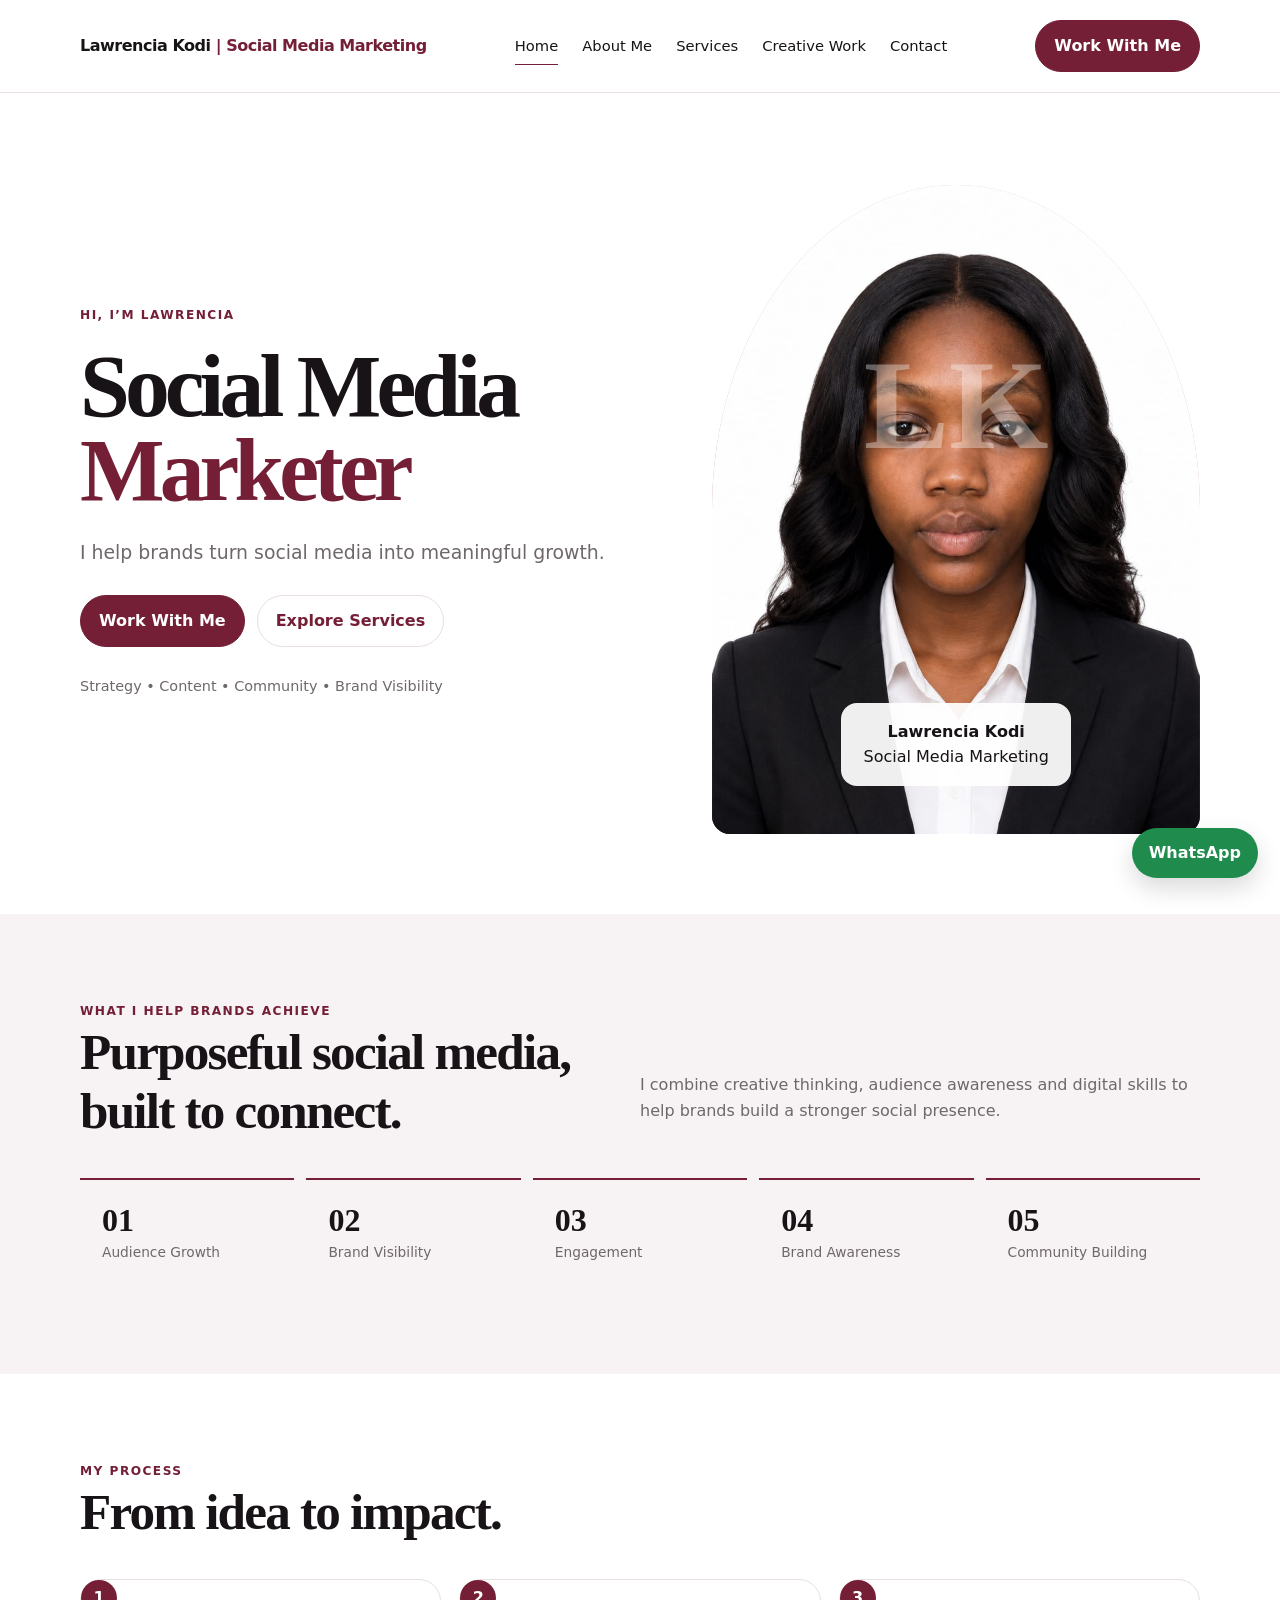
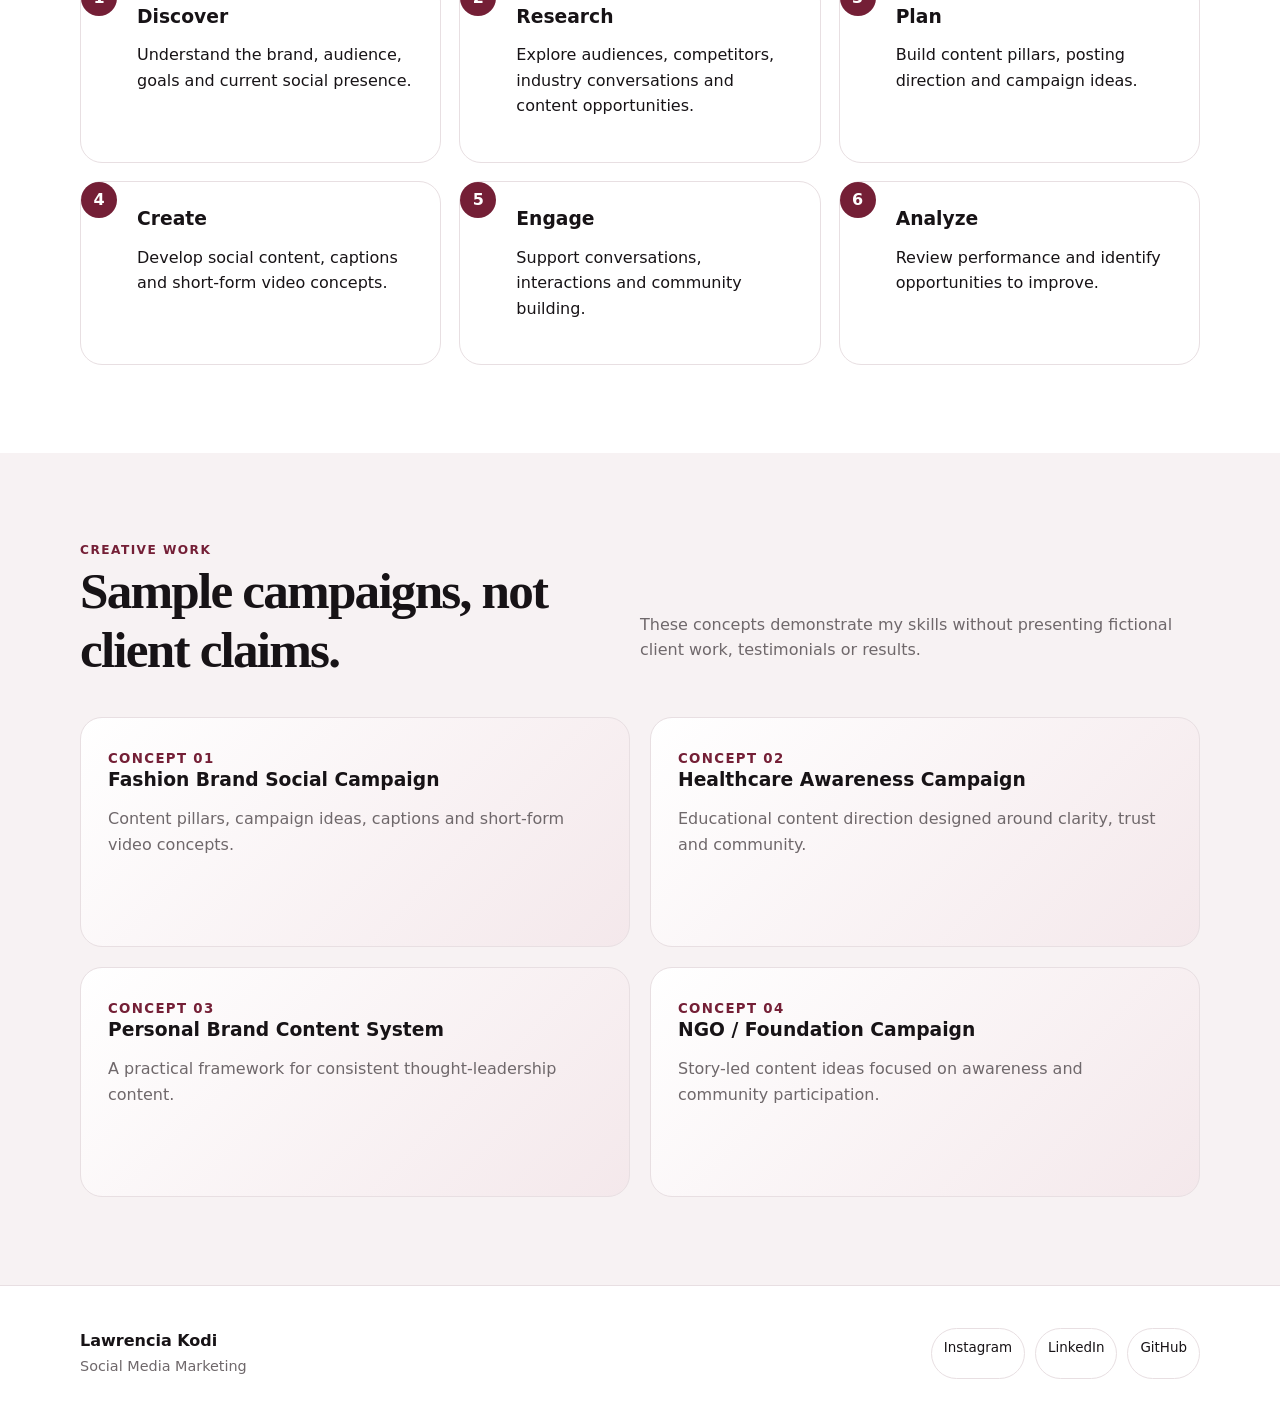
<file: index.html>
<!doctype html><html lang="en"><head><meta charset="utf-8"><meta name="viewport" content="width=device-width,initial-scale=1"><title>Lawrencia Kodi | Social Media Marketing</title><meta name="description" content="Lawrencia Kodi — Social Media Marketer helping brands turn social media into meaningful growth."><link rel="stylesheet" href="src/style.css"></head><body>
<link rel="stylesheet" href="src/style.css">
<link rel="javascript" href="src/script.js">
<header class="topbar"><div class="container nav"><a class="brand" href="index.html">Lawrencia Kodi <span>| Social Media Marketing</span></a><button class="menu">☰</button><nav class="navlinks"><a class="active" href="index.html">Home</a><a href="about.html">About Me</a><a href="services.html">Services</a><a href="creative-work.html">Creative Work</a><a href="contact.html">Contact</a></nav><a class="navcta" href="contact.html">Work With Me</a></div></header>
<main><section class="hero"><div class="container hero-grid"><div><div class="kicker">Hi, I’m Lawrencia</div><h1>Social Media <span>Marketer</span></h1><p class="lead">I help brands turn social media into meaningful growth.</p><div class="actions"><a class="btn" href="contact.html">Work With Me</a><a class="btn alt" href="services.html">Explore Services</a></div><p class="hero-note">Strategy • Content • Community • Brand Visibility</p></div><div class="portrait"><img src="src/images/profile.jpeg" alt="Lawrencia Kodi - Social Media Marketer"><div class="portrait-copy"><strong>Lawrencia Kodi</strong><br>Social Media Marketing</div></div></div></section>
<section class="section soft"><div class="container"><div class="section-head"><div><div class="kicker">What I help brands achieve</div><h2>Purposeful social media, built to connect.</h2></div><p>I combine creative thinking, audience awareness and digital skills to help brands build a stronger social presence.</p></div><div class="stats"><div class="stat"><strong>01</strong><span>Audience Growth</span></div><div class="stat"><strong>02</strong><span>Brand Visibility</span></div><div class="stat"><strong>03</strong><span>Engagement</span></div><div class="stat"><strong>04</strong><span>Brand Awareness</span></div><div class="stat"><strong>05</strong><span>Community Building</span></div></div></div></section>
<section class="section"><div class="container"><div class="section-head"><div><div class="kicker">My process</div><h2>From idea to impact.</h2></div></div><div class="grid-3 process"><div class="card step"><h3>Discover</h3><p>Understand the brand, audience, goals and current social presence.</p></div><div class="card step"><h3>Research</h3><p>Explore audiences, competitors, industry conversations and content opportunities.</p></div><div class="card step"><h3>Plan</h3><p>Build content pillars, posting direction and campaign ideas.</p></div><div class="card step"><h3>Create</h3><p>Develop social content, captions and short-form video concepts.</p></div><div class="card step"><h3>Engage</h3><p>Support conversations, interactions and community building.</p></div><div class="card step"><h3>Analyze</h3><p>Review performance and identify opportunities to improve.</p></div></div></div></section>
<section class="section soft"><div class="container"><div class="section-head"><div><div class="kicker">Creative Work</div><h2>Sample campaigns, not client claims.</h2></div><p>These concepts demonstrate my skills without presenting fictional client work, testimonials or results.</p></div><div class="grid-2"><a class="card work-card" href="creative-work.html"><small>Concept 01</small><h3>Fashion Brand Social Campaign</h3><p>Content pillars, campaign ideas, captions and short-form video concepts.</p></a><a class="card work-card" href="creative-work.html"><small>Concept 02</small><h3>Healthcare Awareness Campaign</h3><p>Educational content direction designed around clarity, trust and community.</p></a><a class="card work-card" href="creative-work.html"><small>Concept 03</small><h3>Personal Brand Content System</h3><p>A practical framework for consistent thought-leadership content.</p></a><a class="card work-card" href="creative-work.html"><small>Concept 04</small><h3>NGO / Foundation Campaign</h3><p>Story-led content ideas focused on awareness and community participation.</p></a></div></div></section></main>
<a class="whatsapp" href="https://wa.me/233203480315" target="_blank">WhatsApp</a><footer><div class="container footer-grid"><div><strong>Lawrencia Kodi</strong><br><span class="hero-note">Social Media Marketing</span></div><div class="socials"><a href="https://www.instagram.com/lawrae_/" target="_blank">Instagram</a><a href="https://www.linkedin.com/in/lawrencia-kodi/" target="_blank">LinkedIn</a><a href="https://github.com/lawrencia-coder" target="_blank">GitHub</a></div></div></footer><script src="src/script.js"></script></body></html>
</file>
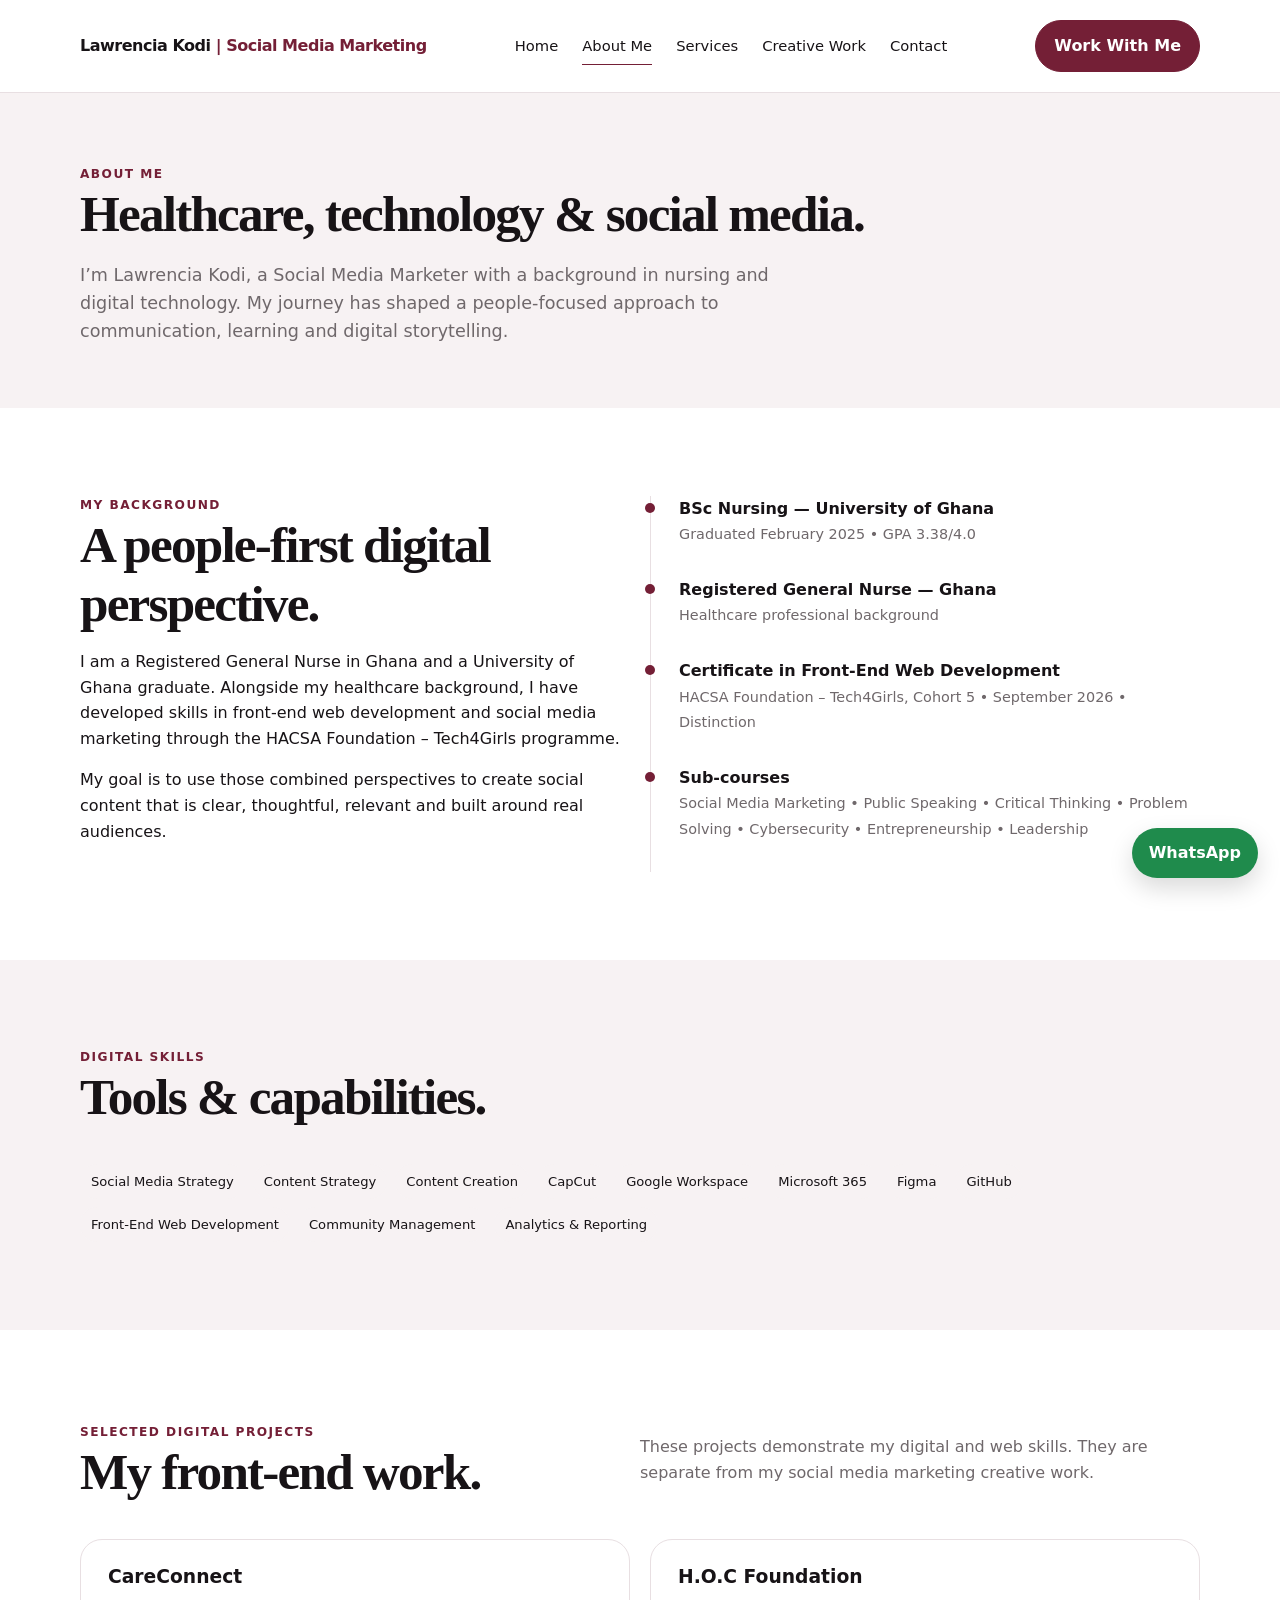
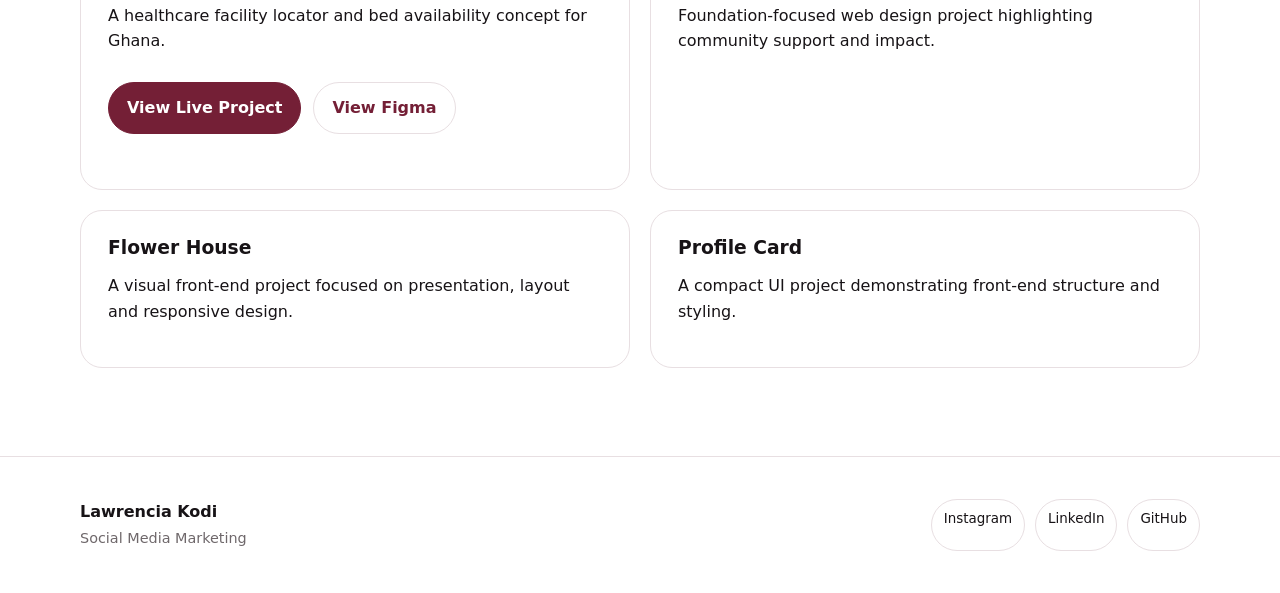
<file: about.html>
<!doctype html><html lang="en"><head><meta charset="utf-8"><meta name="viewport" content="width=device-width,initial-scale=1"><title>About | Lawrencia Kodi</title><link rel="stylesheet" href="src/style.css"></head><body>
<link rel="stylesheet" href="src/style.css">
<link rel="javascript" href="src/script.js">
<header class="topbar"><div class="container nav"><a class="brand" href="index.html">Lawrencia Kodi <span>| Social Media Marketing</span></a><button class="menu">☰</button><nav class="navlinks"><a href="index.html">Home</a><a class="active" href="about.html">About Me</a><a href="services.html">Services</a><a href="creative-work.html">Creative Work</a><a href="contact.html">Contact</a></nav><a class="navcta" href="contact.html">Work With Me</a></div></header>
<section class="page-hero"><div class="container"><div class="kicker">About Me</div><h2>Healthcare, technology & social media.</h2><p>I’m Lawrencia Kodi, a Social Media Marketer with a background in nursing and digital technology. My journey has shaped a people-focused approach to communication, learning and digital storytelling.</p></div></section>
<section class="section"><div class="container grid-2"><div><div class="kicker">My background</div><h2>A people-first digital perspective.</h2><p>I am a Registered General Nurse in Ghana and a University of Ghana graduate. Alongside my healthcare background, I have developed skills in front-end web development and social media marketing through the HACSA Foundation – Tech4Girls programme.</p><p>My goal is to use those combined perspectives to create social content that is clear, thoughtful, relevant and built around real audiences.</p></div><div class="timeline"><div class="timeline-item"><strong>BSc Nursing — University of Ghana</strong><span>Graduated February 2025 • GPA 3.38/4.0</span></div><div class="timeline-item"><strong>Registered General Nurse — Ghana</strong><span>Healthcare professional background</span></div><div class="timeline-item"><strong>Certificate in Front-End Web Development</strong><span>HACSA Foundation – Tech4Girls, Cohort 5 • September 2026 • Distinction</span></div><div class="timeline-item"><strong>Sub-courses</strong><span>Social Media Marketing • Public Speaking • Critical Thinking • Problem Solving • Cybersecurity • Entrepreneurship • Leadership</span></div></div></div></section>
<section class="section soft"><div class="container"><div class="section-head"><div><div class="kicker">Digital skills</div><h2>Tools & capabilities.</h2></div></div><div class="tags"><span class="tag">Social Media Strategy</span><span class="tag">Content Strategy</span><span class="tag">Content Creation</span><span class="tag">CapCut</span><span class="tag">Google Workspace</span><span class="tag">Microsoft 365</span><span class="tag">Figma</span><span class="tag">GitHub</span><span class="tag">Front-End Web Development</span><span class="tag">Community Management</span><span class="tag">Analytics & Reporting</span></div></div></section>
<section class="section"><div class="container"><div class="section-head"><div><div class="kicker">Selected digital projects</div><h2>My front-end work.</h2></div><p>These projects demonstrate my digital and web skills. They are separate from my social media marketing creative work.</p></div><div class="grid-2"><div class="card"><h3>CareConnect</h3><p>A healthcare facility locator and bed availability concept for Ghana.</p><div class="actions"><a class="btn" href="https://lawrencia-coder.github.io/T4G_Project/" target="_blank">View Live Project</a><a class="btn alt" href="https://www.figma.com/design/jQKwjPBT66dMj7bIzIMhb6/CareConnect-Project?node-id=0-1&t=JmP9bigv2b5vu8ih-1" target="_blank">View Figma</a></div></div><div class="card"><h3>H.O.C Foundation</h3><p>Foundation-focused web design project highlighting community support and impact.</p></div><div class="card"><h3>Flower House</h3><p>A visual front-end project focused on presentation, layout and responsive design.</p></div><div class="card"><h3>Profile Card</h3><p>A compact UI project demonstrating front-end structure and styling.</p></div></div></div></section></main>
<a class="whatsapp" href="https://wa.me/233203480315" target="_blank">WhatsApp</a><footer><div class="container footer-grid"><div><strong>Lawrencia Kodi</strong><br><span class="hero-note">Social Media Marketing</span></div><div class="socials"><a href="https://www.instagram.com/lawrae_/" target="_blank">Instagram</a><a href="https://www.linkedin.com/in/lawrencia-kodi/" target="_blank">LinkedIn</a><a href="https://github.com/lawrencia-coder" target="_blank">GitHub</a></div></div></footer><script src="src/script.js"></script></body></html>
</file>
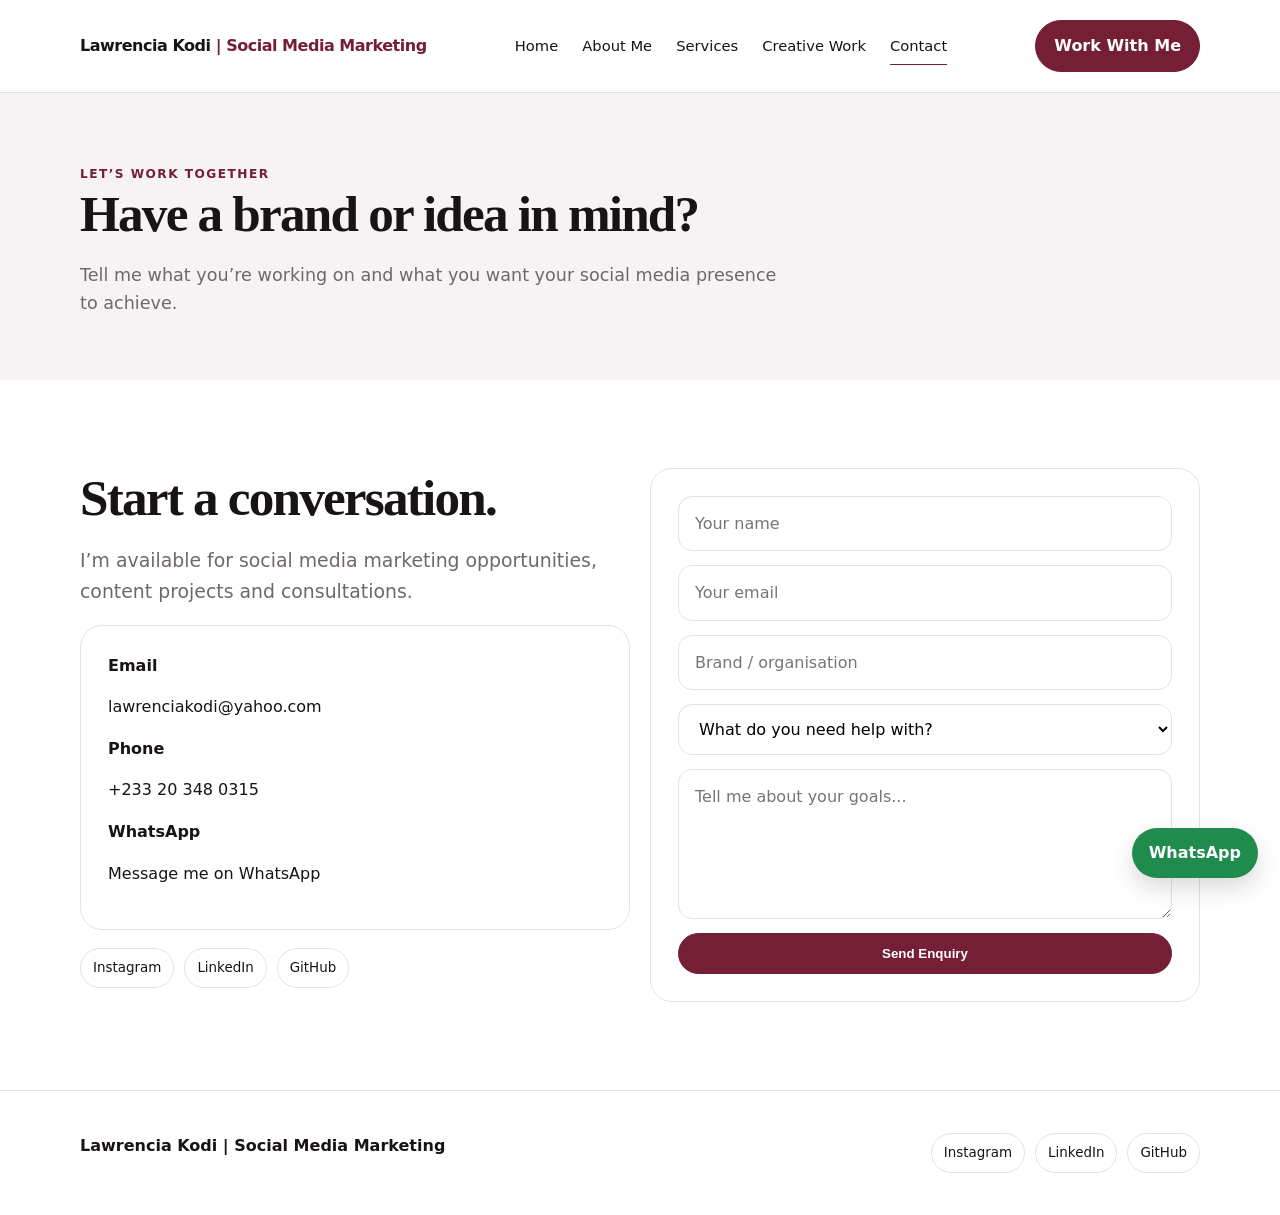
<file: contact.html>
<!doctype html><html lang="en"><head><meta charset="utf-8"><meta name="viewport" content="width=device-width,initial-scale=1"><title>Contact | Lawrencia Kodi</title><link rel="stylesheet" href="src/style.css"></head><body>
<link rel="stylesheet" href="src/style.css">
<link rel="javascript" href="src/script.js">
<header class="topbar"><div class="container nav"><a class="brand" href="index.html">Lawrencia Kodi <span>| Social Media Marketing</span></a><button class="menu">☰</button><nav class="navlinks"><a href="index.html">Home</a><a href="about.html">About Me</a><a href="services.html">Services</a><a href="creative-work.html">Creative Work</a><a class="active" href="contact.html">Contact</a></nav><a class="navcta" href="#contactForm">Work With Me</a></div></header>
<section class="page-hero"><div class="container"><div class="kicker">Let’s Work Together</div><h2>Have a brand or idea in mind?</h2><p>Tell me what you’re working on and what you want your social media presence to achieve.</p></div></section>
<section class="section"><div class="container grid-2"><div><h2>Start a conversation.</h2><p class="lead">I’m available for social media marketing opportunities, content projects and consultations.</p><div class="card"><strong>Email</strong><p><a href="mailto:lawrenciakodi@yahoo.com">lawrenciakodi@yahoo.com</a></p><strong>Phone</strong><p><a href="tel:+233203480315">+233 20 348 0315</a></p><strong>WhatsApp</strong><p><a href="https://wa.me/233203480315" target="_blank">Message me on WhatsApp</a></p></div><div class="socials" style="margin-top:18px"><a href="https://www.instagram.com/lawrae_/" target="_blank">Instagram</a><a href="https://www.linkedin.com/in/lawrencia-kodi/" target="_blank">LinkedIn</a><a href="https://github.com/lawrencia-coder" target="_blank">GitHub</a></div></div><div class="card"><form class="form" id="contactForm"><input name="name" placeholder="Your name" required><input name="email" type="email" placeholder="Your email" required><input name="brand" placeholder="Brand / organisation"><select name="service"><option>What do you need help with?</option><option>Social Media Management</option><option>Content Strategy</option><option>Content Creation</option><option>Social Media Audit</option><option>Personal Branding</option><option>Consultation</option></select><textarea name="message" placeholder="Tell me about your goals..." required></textarea><button class="btn" type="submit">Send Enquiry</button></form></div></div></section></main>
<a class="whatsapp" href="https://wa.me/233203480315" target="_blank">WhatsApp</a><footer><div class="container footer-grid"><strong>Lawrencia Kodi | Social Media Marketing</strong><div class="socials"><a href="https://www.instagram.com/lawrae_/" target="_blank">Instagram</a><a href="https://www.linkedin.com/in/lawrencia-kodi/" target="_blank">LinkedIn</a><a href="https://github.com/lawrencia-coder" target="_blank">GitHub</a></div></div></footer><script src="src/script.js"></script></body></html>
</file>
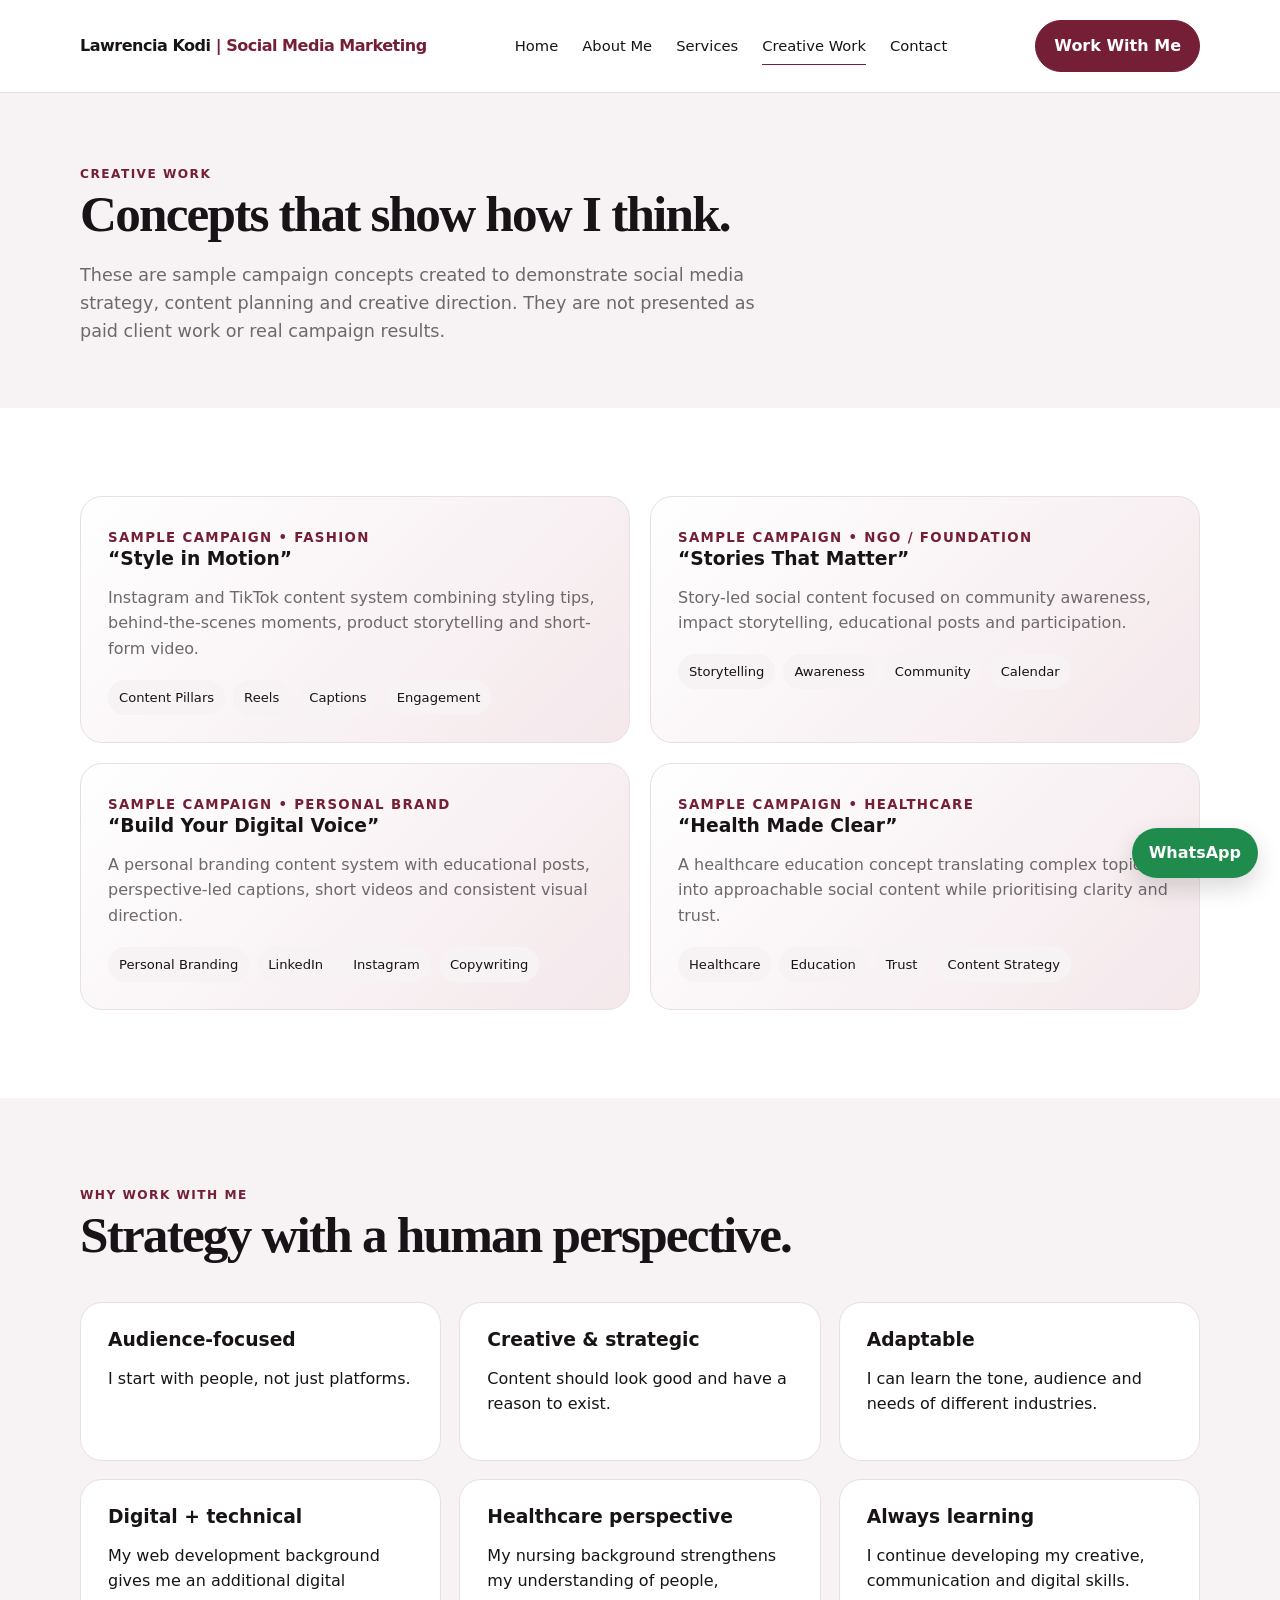
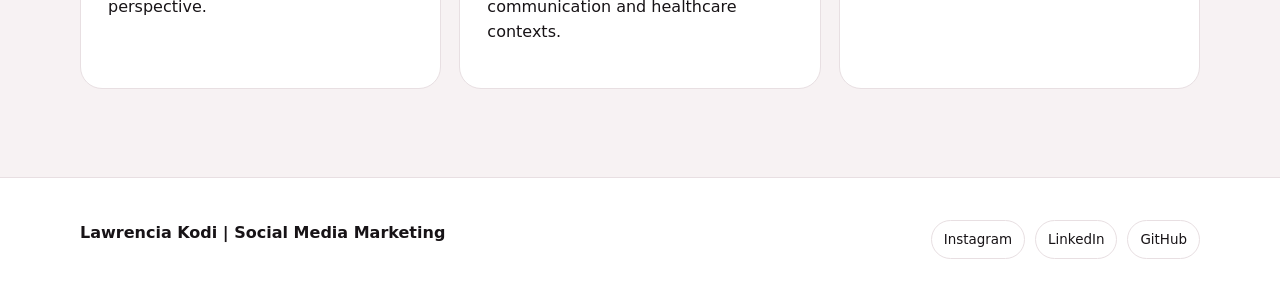
<file: creative-work.html>
<!doctype html><html lang="en"><head><meta charset="utf-8"><meta name="viewport" content="width=device-width,initial-scale=1"><title>Creative Work | Lawrencia Kodi</title><link rel="stylesheet" href="src/style.css"></head><body>
<link rel="stylesheet" href="src/style.css">
<link rel="javascript" href="src/script.js">
<header class="topbar"><div class="container nav"><a class="brand" href="index.html">Lawrencia Kodi <span>| Social Media Marketing</span></a><button class="menu">☰</button><nav class="navlinks"><a href="index.html">Home</a><a href="about.html">About Me</a><a href="services.html">Services</a><a class="active" href="creative-work.html">Creative Work</a><a href="contact.html">Contact</a></nav><a class="navcta" href="contact.html">Work With Me</a></div></header>
<section class="page-hero"><div class="container"><div class="kicker">Creative Work</div><h2>Concepts that show how I think.</h2><p>These are sample campaign concepts created to demonstrate social media strategy, content planning and creative direction. They are not presented as paid client work or real campaign results.</p></div></section>
<section class="section"><div class="container grid-2"><article class="card work-card"><small>Sample Campaign • Fashion</small><h3>“Style in Motion”</h3><p>Instagram and TikTok content system combining styling tips, behind-the-scenes moments, product storytelling and short-form video.</p><div class="tags"><span class="tag">Content Pillars</span><span class="tag">Reels</span><span class="tag">Captions</span><span class="tag">Engagement</span></div></article><article class="card work-card"><small>Sample Campaign • NGO / Foundation</small><h3>“Stories That Matter”</h3><p>Story-led social content focused on community awareness, impact storytelling, educational posts and participation.</p><div class="tags"><span class="tag">Storytelling</span><span class="tag">Awareness</span><span class="tag">Community</span><span class="tag">Calendar</span></div></article><article class="card work-card"><small>Sample Campaign • Personal Brand</small><h3>“Build Your Digital Voice”</h3><p>A personal branding content system with educational posts, perspective-led captions, short videos and consistent visual direction.</p><div class="tags"><span class="tag">Personal Branding</span><span class="tag">LinkedIn</span><span class="tag">Instagram</span><span class="tag">Copywriting</span></div></article><article class="card work-card"><small>Sample Campaign • Healthcare</small><h3>“Health Made Clear”</h3><p>A healthcare education concept translating complex topics into approachable social content while prioritising clarity and trust.</p><div class="tags"><span class="tag">Healthcare</span><span class="tag">Education</span><span class="tag">Trust</span><span class="tag">Content Strategy</span></div></article></div></section>
<section class="section soft"><div class="container"><div class="section-head"><div><div class="kicker">Why Work With Me</div><h2>Strategy with a human perspective.</h2></div></div><div class="grid-3"><div class="card"><h3>Audience-focused</h3><p>I start with people, not just platforms.</p></div><div class="card"><h3>Creative & strategic</h3><p>Content should look good and have a reason to exist.</p></div><div class="card"><h3>Adaptable</h3><p>I can learn the tone, audience and needs of different industries.</p></div><div class="card"><h3>Digital + technical</h3><p>My web development background gives me an additional digital perspective.</p></div><div class="card"><h3>Healthcare perspective</h3><p>My nursing background strengthens my understanding of people, communication and healthcare contexts.</p></div><div class="card"><h3>Always learning</h3><p>I continue developing my creative, communication and digital skills.</p></div></div></div></section></main>
<a class="whatsapp" href="https://wa.me/233203480315" target="_blank">WhatsApp</a><footer><div class="container footer-grid"><strong>Lawrencia Kodi | Social Media Marketing</strong><div class="socials"><a href="https://www.instagram.com/lawrae_/" target="_blank">Instagram</a><a href="https://www.linkedin.com/in/lawrencia-kodi/" target="_blank">LinkedIn</a><a href="https://github.com/lawrencia-coder" target="_blank">GitHub</a></div></div></footer><script src="src/script.js"></script></body></html>
</file>
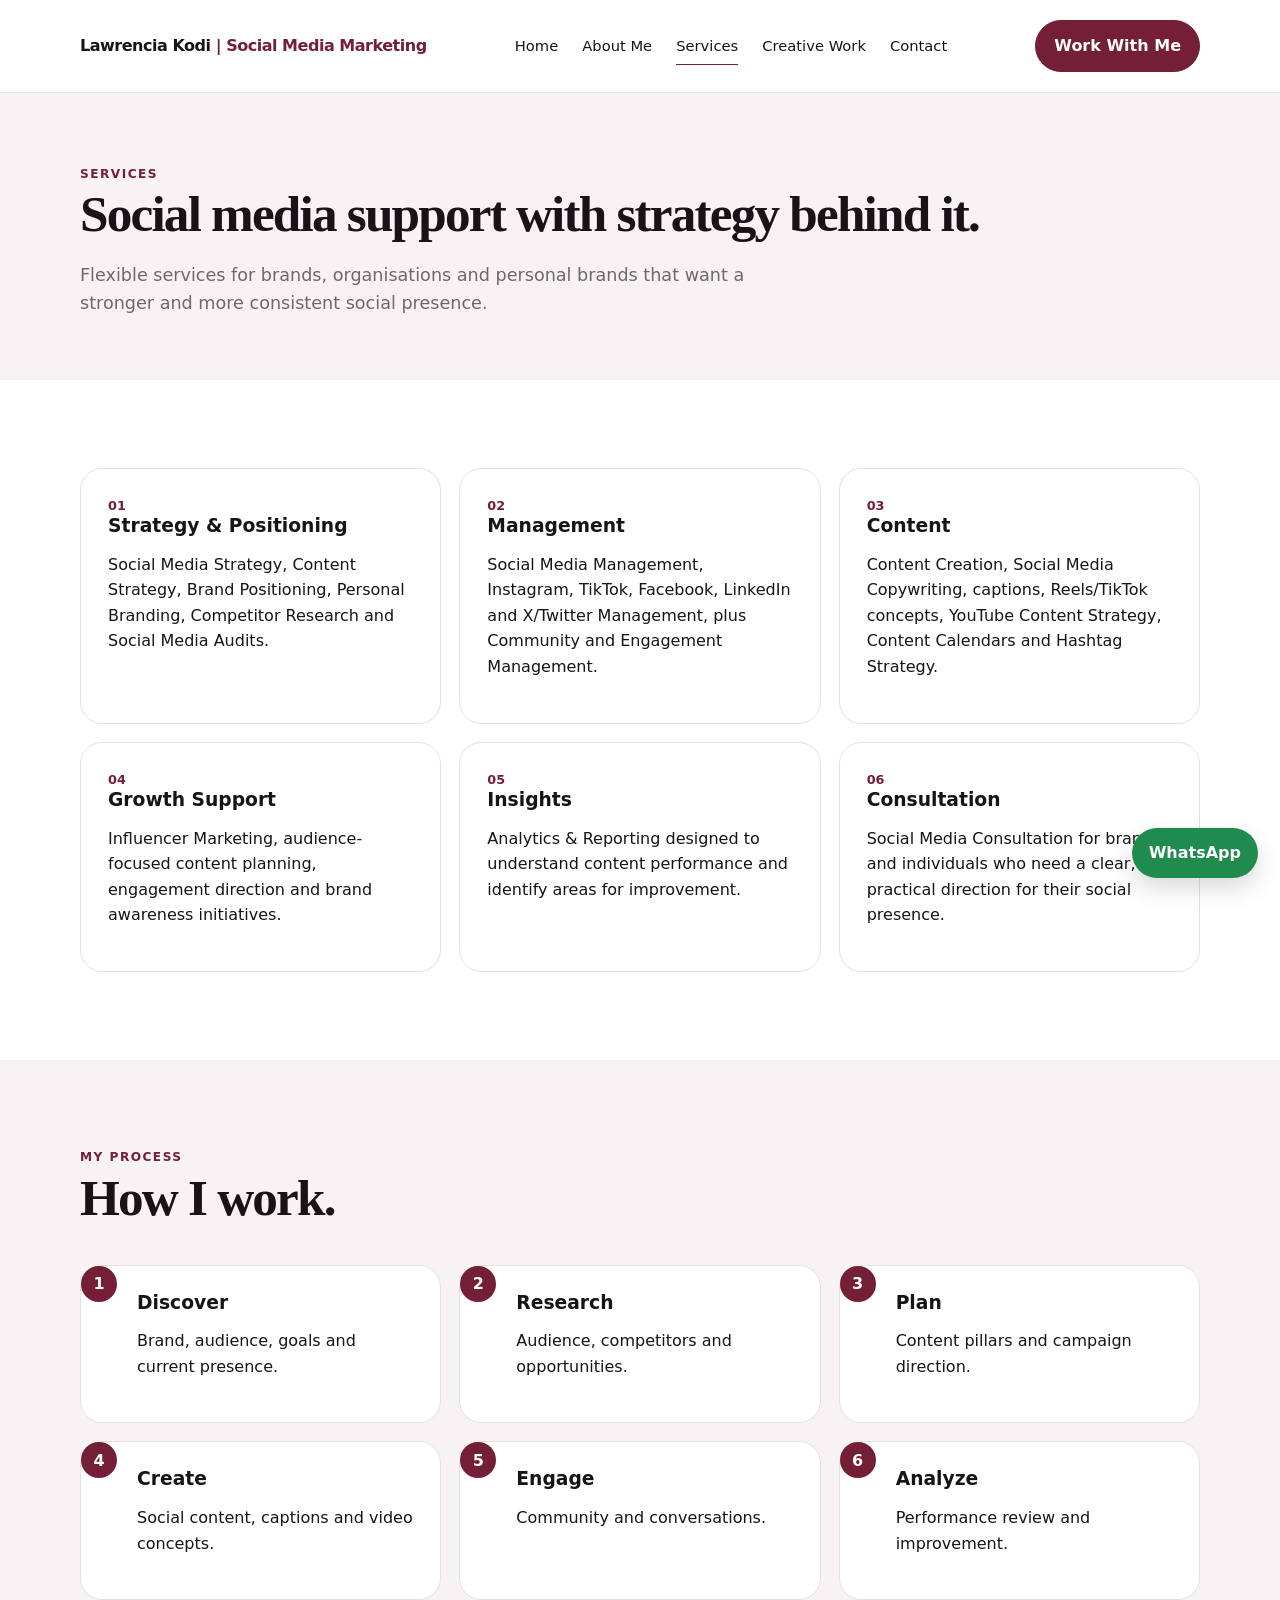
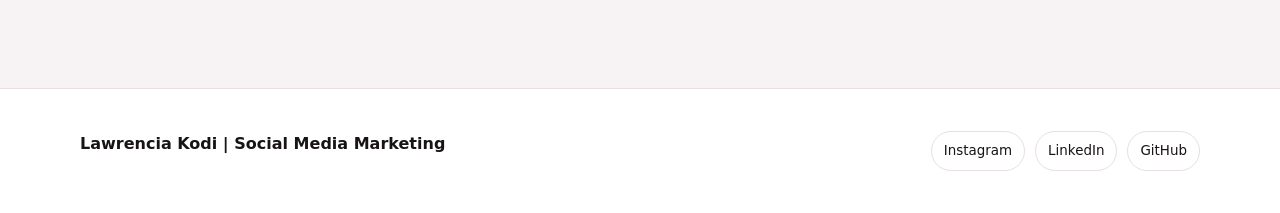
<file: services.html>
<!doctype html><html lang="en"><head><meta charset="utf-8"><meta name="viewport" content="width=device-width,initial-scale=1"><title>Services | Lawrencia Kodi</title><link rel="stylesheet" href="src/style.css"></head><body>
<header class="topbar"><div class="container nav"><a class="brand" href="index.html">Lawrencia Kodi <span>| Social Media Marketing</span></a><button class="menu">☰</button><nav class="navlinks"><a href="index.html">Home</a><a href="about.html">About Me</a><a class="active" href="services.html">Services</a><a href="creative-work.html">Creative Work</a><a href="contact.html">Contact</a></nav><a class="navcta" href="contact.html">Work With Me</a></div></header>
<link rel="stylesheet" href="src/style.css">
<link rel="javascript" href="src/script.js">
<section class="page-hero"><div class="container"><div class="kicker">Services</div><h2>Social media support with strategy behind it.</h2><p>Flexible services for brands, organisations and personal brands that want a stronger and more consistent social presence.</p></div></section>
<section class="section"><div class="container grid-3"><div class="card"><div class="number">01</div><h3>Strategy & Positioning</h3><p>Social Media Strategy, Content Strategy, Brand Positioning, Personal Branding, Competitor Research and Social Media Audits.</p></div><div class="card"><div class="number">02</div><h3>Management</h3><p>Social Media Management, Instagram, TikTok, Facebook, LinkedIn and X/Twitter Management, plus Community and Engagement Management.</p></div><div class="card"><div class="number">03</div><h3>Content</h3><p>Content Creation, Social Media Copywriting, captions, Reels/TikTok concepts, YouTube Content Strategy, Content Calendars and Hashtag Strategy.</p></div><div class="card"><div class="number">04</div><h3>Growth Support</h3><p>Influencer Marketing, audience-focused content planning, engagement direction and brand awareness initiatives.</p></div><div class="card"><div class="number">05</div><h3>Insights</h3><p>Analytics & Reporting designed to understand content performance and identify areas for improvement.</p></div><div class="card"><div class="number">06</div><h3>Consultation</h3><p>Social Media Consultation for brands and individuals who need a clear, practical direction for their social presence.</p></div></div></section>
<section class="section soft"><div class="container"><div class="section-head"><div><div class="kicker">My process</div><h2>How I work.</h2></div></div><div class="grid-3 process"><div class="card step"><h3>Discover</h3><p>Brand, audience, goals and current presence.</p></div><div class="card step"><h3>Research</h3><p>Audience, competitors and opportunities.</p></div><div class="card step"><h3>Plan</h3><p>Content pillars and campaign direction.</p></div><div class="card step"><h3>Create</h3><p>Social content, captions and video concepts.</p></div><div class="card step"><h3>Engage</h3><p>Community and conversations.</p></div><div class="card step"><h3>Analyze</h3><p>Performance review and improvement.</p></div></div></div></section></main>
<a class="whatsapp" href="https://wa.me/233203480315" target="_blank">WhatsApp</a><footer><div class="container footer-grid"><strong>Lawrencia Kodi | Social Media Marketing</strong><div class="socials"><a href="https://www.instagram.com/lawrae_/" target="_blank">Instagram</a><a href="https://www.linkedin.com/in/lawrencia-kodi/" target="_blank">LinkedIn</a><a href="https://github.com/lawrencia-coder" target="_blank">GitHub</a></div></div></footer><script src="src/script.js"></script></body></html>
</file>
<file: src/style.css>
:root{--burgundy:#741f36;--dark:#171316;--muted:#6f686b;--paper:#fff;--soft:#f7f2f3;--line:#e8dfe2;--serif:Georgia,"Times New Roman",serif;--sans:Inter,system-ui,-apple-system,"Segoe UI",sans-serif}
*{box-sizing:border-box}html{scroll-behavior:smooth}body{margin:0;background:var(--paper);color:var(--dark);font-family:var(--sans);line-height:1.6}a{color:inherit;text-decoration:none}.container{width:min(1120px,92%);margin:auto}
.topbar{padding:20px 0;border-bottom:1px solid var(--line);background:#fff;position:sticky;top:0;z-index:20}.nav{display:flex;align-items:center;justify-content:space-between;gap:22px}.brand{font-weight:800;letter-spacing:-.03em}.brand span{color:var(--burgundy)}.navlinks{display:flex;gap:24px;font-size:.92rem}.navlinks a{position:relative}.navlinks a:after{content:"";position:absolute;left:0;bottom:-7px;width:0;height:1px;background:var(--burgundy);transition:.2s}.navlinks a:hover:after,.navlinks a.active:after{width:100%}.navcta,.btn{background:var(--burgundy);color:#fff;border:1px solid var(--burgundy);padding:12px 18px;border-radius:999px;font-weight:700;display:inline-flex;justify-content:center;transition:.2s}.btn:hover,.navcta:hover{transform:translateY(-2px);background:#551326}.btn.alt{background:#fff;color:var(--burgundy);border-color:var(--line)}.menu{display:none;background:none;border:0;font-size:1.5rem}
.hero{padding:92px 0 80px}.hero-grid{display:grid;grid-template-columns:1.08fr .92fr;gap:60px;align-items:center}.kicker{color:var(--burgundy);font-weight:800;letter-spacing:.12em;text-transform:uppercase;font-size:.76rem}h1,h2,h3{margin:0;line-height:1.05}h1{font:700 clamp(3.4rem,7vw,6.5rem)/.94 var(--serif);letter-spacing:-.055em;margin:18px 0 25px}h1 span{color:var(--burgundy)}h2{font:700 clamp(2.2rem,4vw,4rem) var(--serif);letter-spacing:-.035em}.lead{font-size:1.18rem;color:var(--muted);max-width:620px}.actions{display:flex;gap:12px;flex-wrap:wrap;margin:28px 0}.hero-note{font-size:.9rem;color:var(--muted)}
.portrait{min-height:540px;border-radius:50% 50% 18px 18px;background:radial-gradient(circle at 55% 20%,#eee0e4,#c8a2ad 48%,#6d2035 100%);display:flex;align-items:flex-end;justify-content:center;overflow:hidden}.portrait:before{content:"LK";font:700 8rem var(--serif);color:rgba(255,255,255,.35);position:absolute;top:34%;left:50%;transform:translate(-50%,-50%)}.portrait-copy{background:rgba(255,255,255,.93);padding:16px 22px;border-radius:16px;margin-bottom:24px;text-align:center}
.section{padding:88px 0}.soft{background:var(--soft)}.section-head{display:flex;justify-content:space-between;gap:30px;align-items:end;margin-bottom:38px}.section-head p{max-width:560px;color:var(--muted)}.grid-3{display:grid;grid-template-columns:repeat(3,1fr);gap:18px}.grid-2{display:grid;grid-template-columns:repeat(2,1fr);gap:20px}.card{border:1px solid var(--line);border-radius:22px;padding:27px;background:#fff}.card:hover{box-shadow:0 16px 40px rgba(70,20,35,.08);transform:translateY(-3px);transition:.25s}.number{color:var(--burgundy);font-weight:800;font-size:.8rem}.tags{display:flex;flex-wrap:wrap;gap:8px;margin-top:18px}.tag{padding:7px 11px;background:var(--soft);border-radius:999px;font-size:.82rem}.process{counter-reset:steps}.step{position:relative;padding-left:56px}.step:before{counter-increment:steps;content:counter(steps);position:absolute;left:0;top:0;width:36px;height:36px;border-radius:50%;display:grid;place-items:center;background:var(--burgundy);color:#fff;font-weight:800}.work-card{min-height:230px;background:linear-gradient(135deg,#fff,#f4e8eb)}.work-card small{color:var(--burgundy);font-weight:800;text-transform:uppercase;letter-spacing:.1em}.work-card p{color:var(--muted)}
.stats{display:grid;grid-template-columns:repeat(5,1fr);gap:12px}.stat{padding:22px;border-top:2px solid var(--burgundy)}.stat strong{display:block;font:700 2rem var(--serif)}.stat span{font-size:.86rem;color:var(--muted)}.timeline{border-left:1px solid var(--line);padding-left:28px}.timeline-item{margin-bottom:30px;position:relative}.timeline-item:before{content:"";position:absolute;width:10px;height:10px;border-radius:50%;background:var(--burgundy);left:-34px;top:7px}.timeline-item strong{display:block}.timeline-item span{color:var(--muted);font-size:.9rem}.page-hero{padding:72px 0 45px;background:var(--soft)}.page-hero p{max-width:700px;color:var(--muted);font-size:1.1rem}.form{display:grid;gap:14px}input,textarea,select{width:100%;padding:14px 16px;border:1px solid var(--line);border-radius:14px;font:inherit;background:#fff}textarea{min-height:150px;resize:vertical}footer{padding:42px 0;border-top:1px solid var(--line)}.footer-grid{display:flex;justify-content:space-between;gap:25px;flex-wrap:wrap}.socials{display:flex;gap:10px;flex-wrap:wrap}.socials a{padding:8px 12px;border:1px solid var(--line);border-radius:999px;font-size:.84rem}.whatsapp{position:fixed;right:22px;bottom:22px;z-index:30;background:#1f8b4c;color:#fff;padding:12px 17px;border-radius:999px;font-weight:800;box-shadow:0 10px 25px rgba(0,0,0,.15)}
@media(max-width:850px){.navlinks,.navcta{display:none}.menu{display:block}.hero{padding-top:55px}.hero-grid{grid-template-columns:1fr}.portrait{min-height:380px;max-width:520px;margin:auto;width:100%}.grid-3,.grid-2{grid-template-columns:1fr}.stats{grid-template-columns:repeat(2,1fr)}.section{padding:65px 0}.section-head{display:block}.section-head p{margin-top:16px}}
@media(max-width:500px){h1{font-size:3.25rem}.stats{grid-template-columns:1fr}.actions .btn{width:100%}}
.portrait {
    position: relative;
    overflow: hidden;
}

.portrait img {
    width: 100%;
    height: 100%;
    min-height: 540px;
    object-fit: cover;
    object-position: center top;
}

.portrait-copy {
    position: absolute;
    bottom: 24px;
    z-index: 2;
}
</file>
